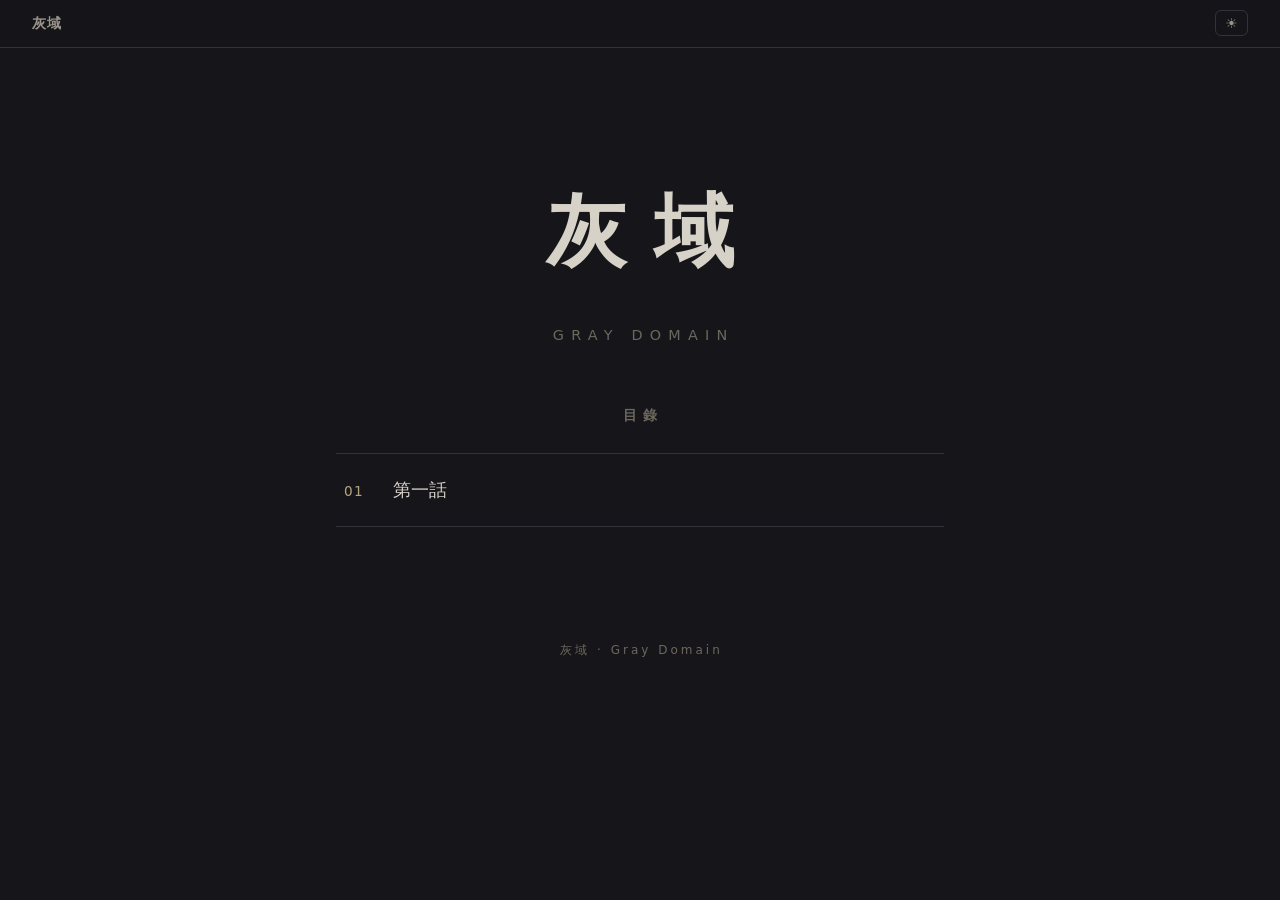
<file: index.html>
<!doctype html>
<html lang="zh-Hant">
<head>
<meta charset="utf-8">
<meta name="viewport" content="width=device-width, initial-scale=1">
<meta name="robots" content="noindex, nofollow">
<title>灰域｜Gray Domain</title>
<link rel="stylesheet" href="assets/style.css">
</head>
<body class="home">
<div class="toolbar">
  <span class="home-mark">灰域</span>
  <div class="controls">
    <button data-action="theme" title="切換明暗">☾</button>
  </div>
</div>

<header class="hero">
  <h1 class="novel-title">灰域</h1>
  <p class="novel-title-en">Gray Domain</p>
  
</header>

<main class="toc">
  <h2>目錄</h2>
  <ol class="chapter-list">
<li><a href="chapters/ep01.html"><span class="ep-no">01</span><span class="ep-title">第一話</span></a></li>
  </ol>
</main>

<footer class="site-foot">灰域 · Gray Domain</footer>
<script src="assets/reader.js"></script>
</body>
</html>
</file>
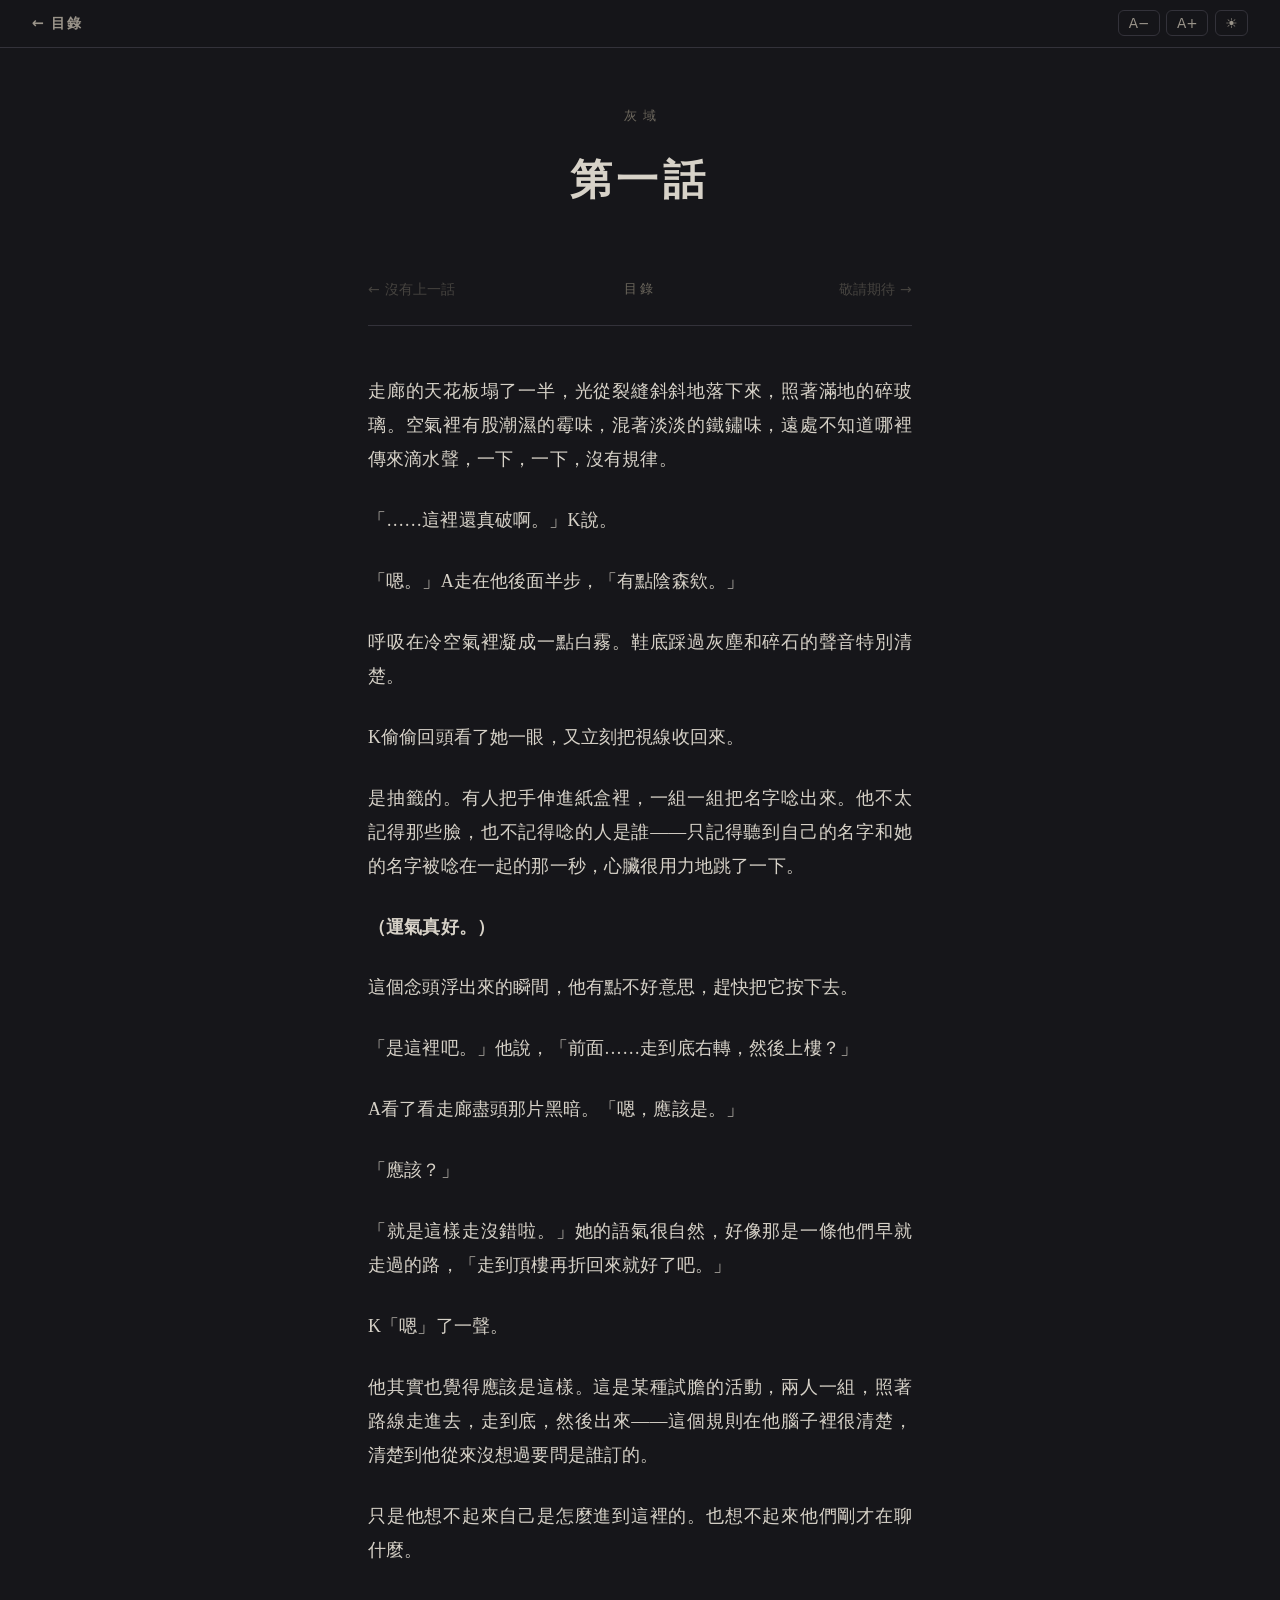
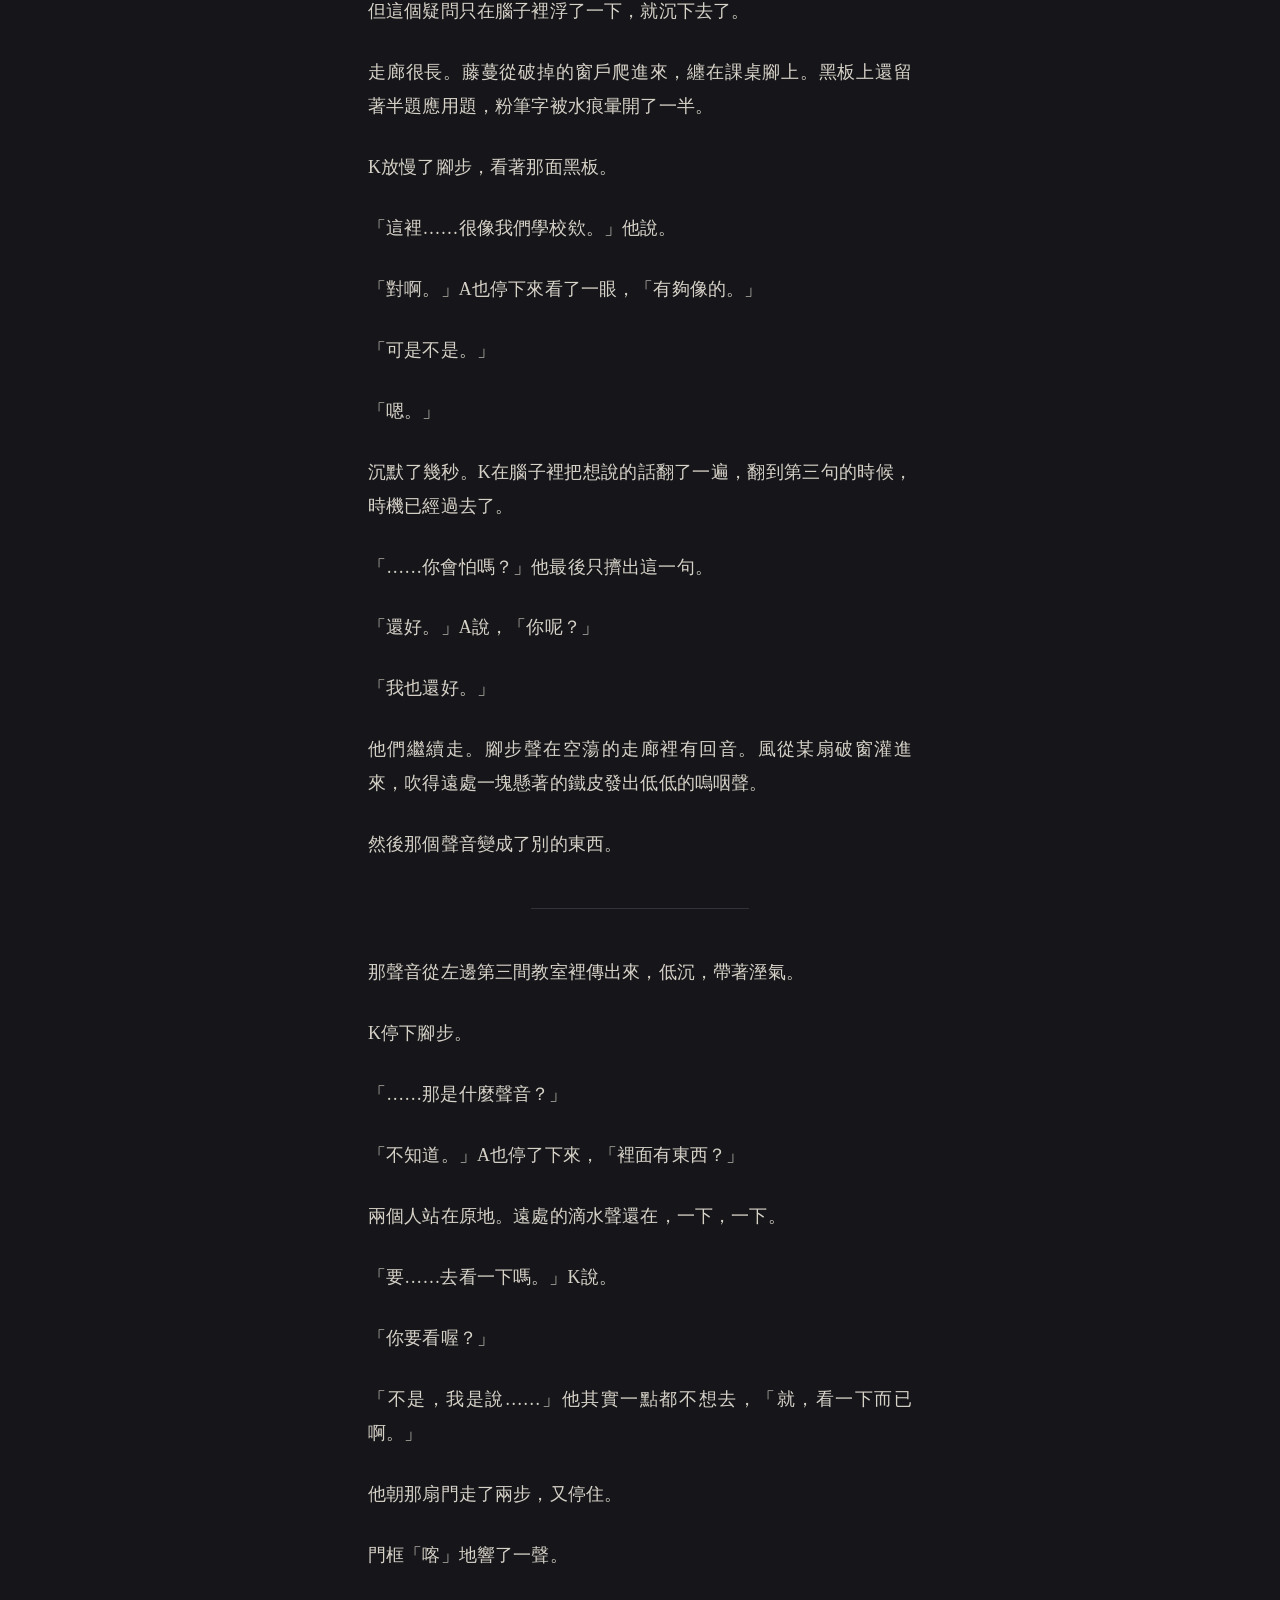
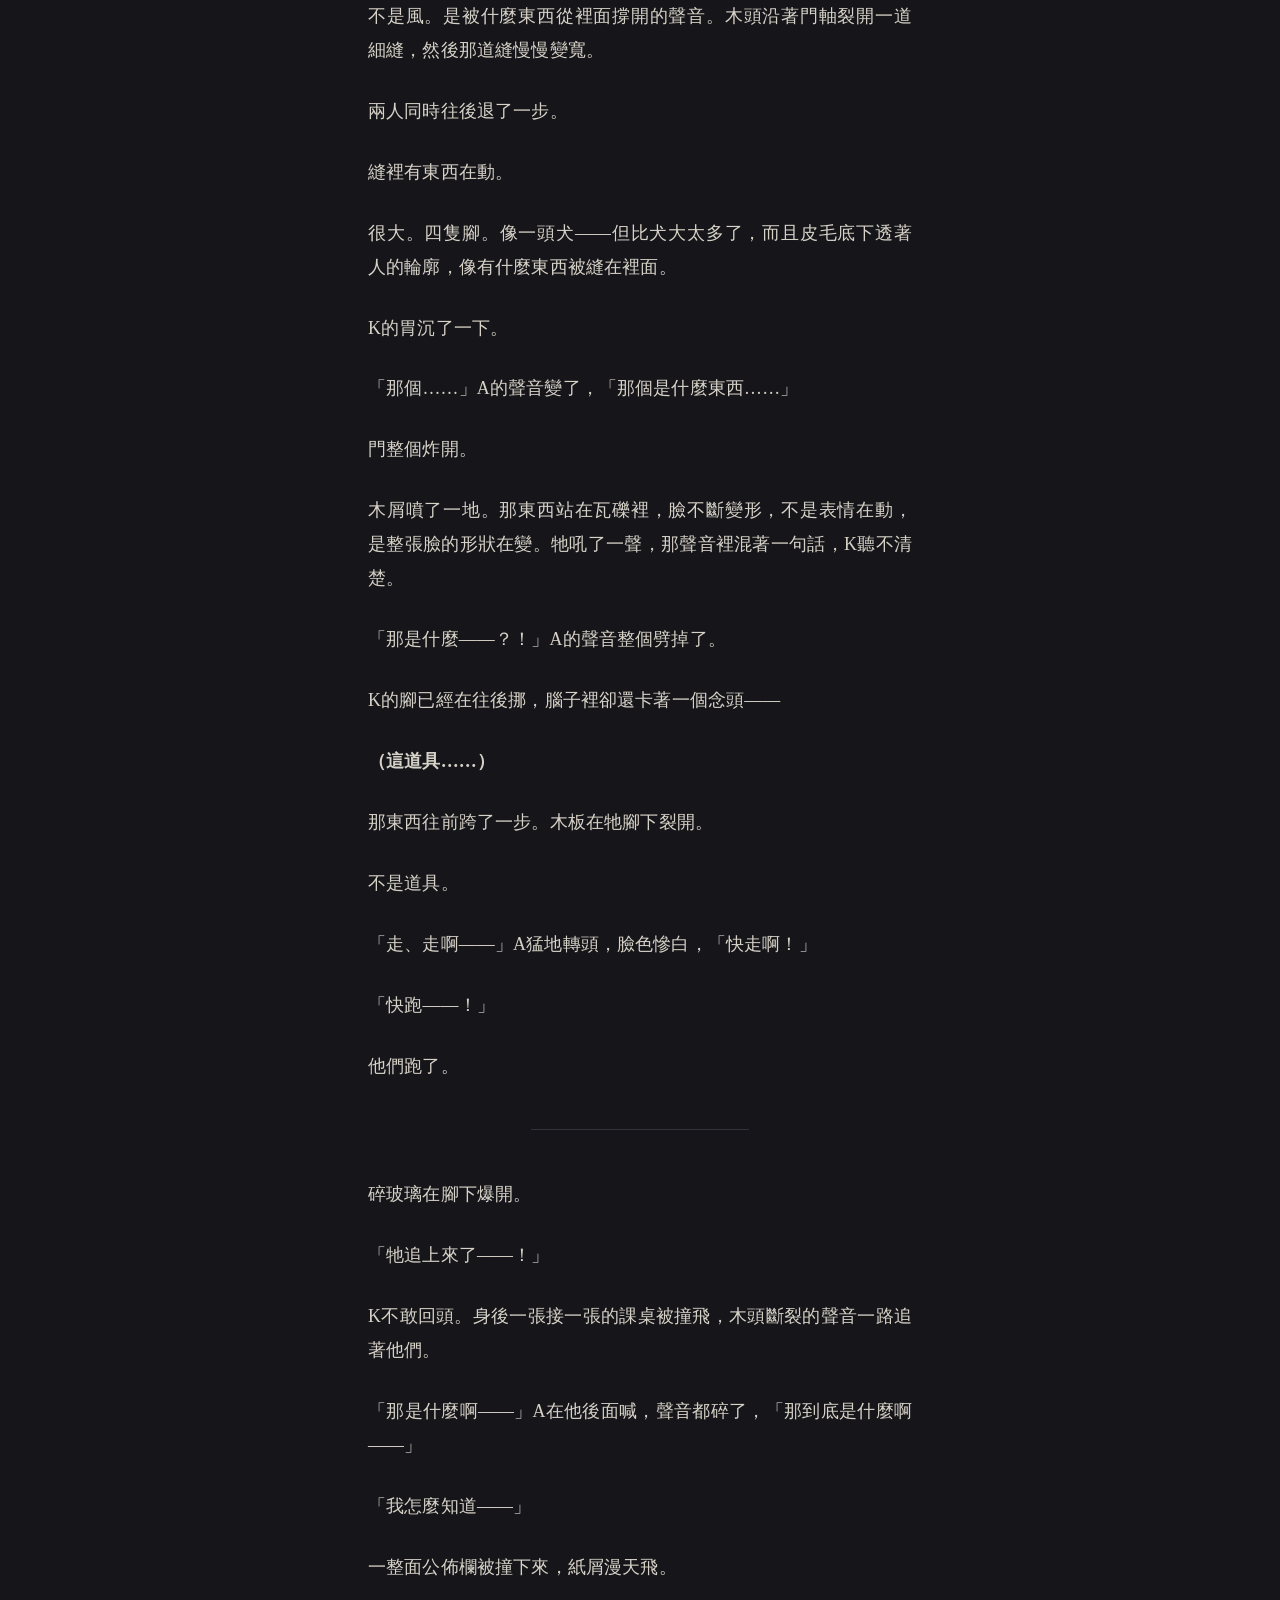
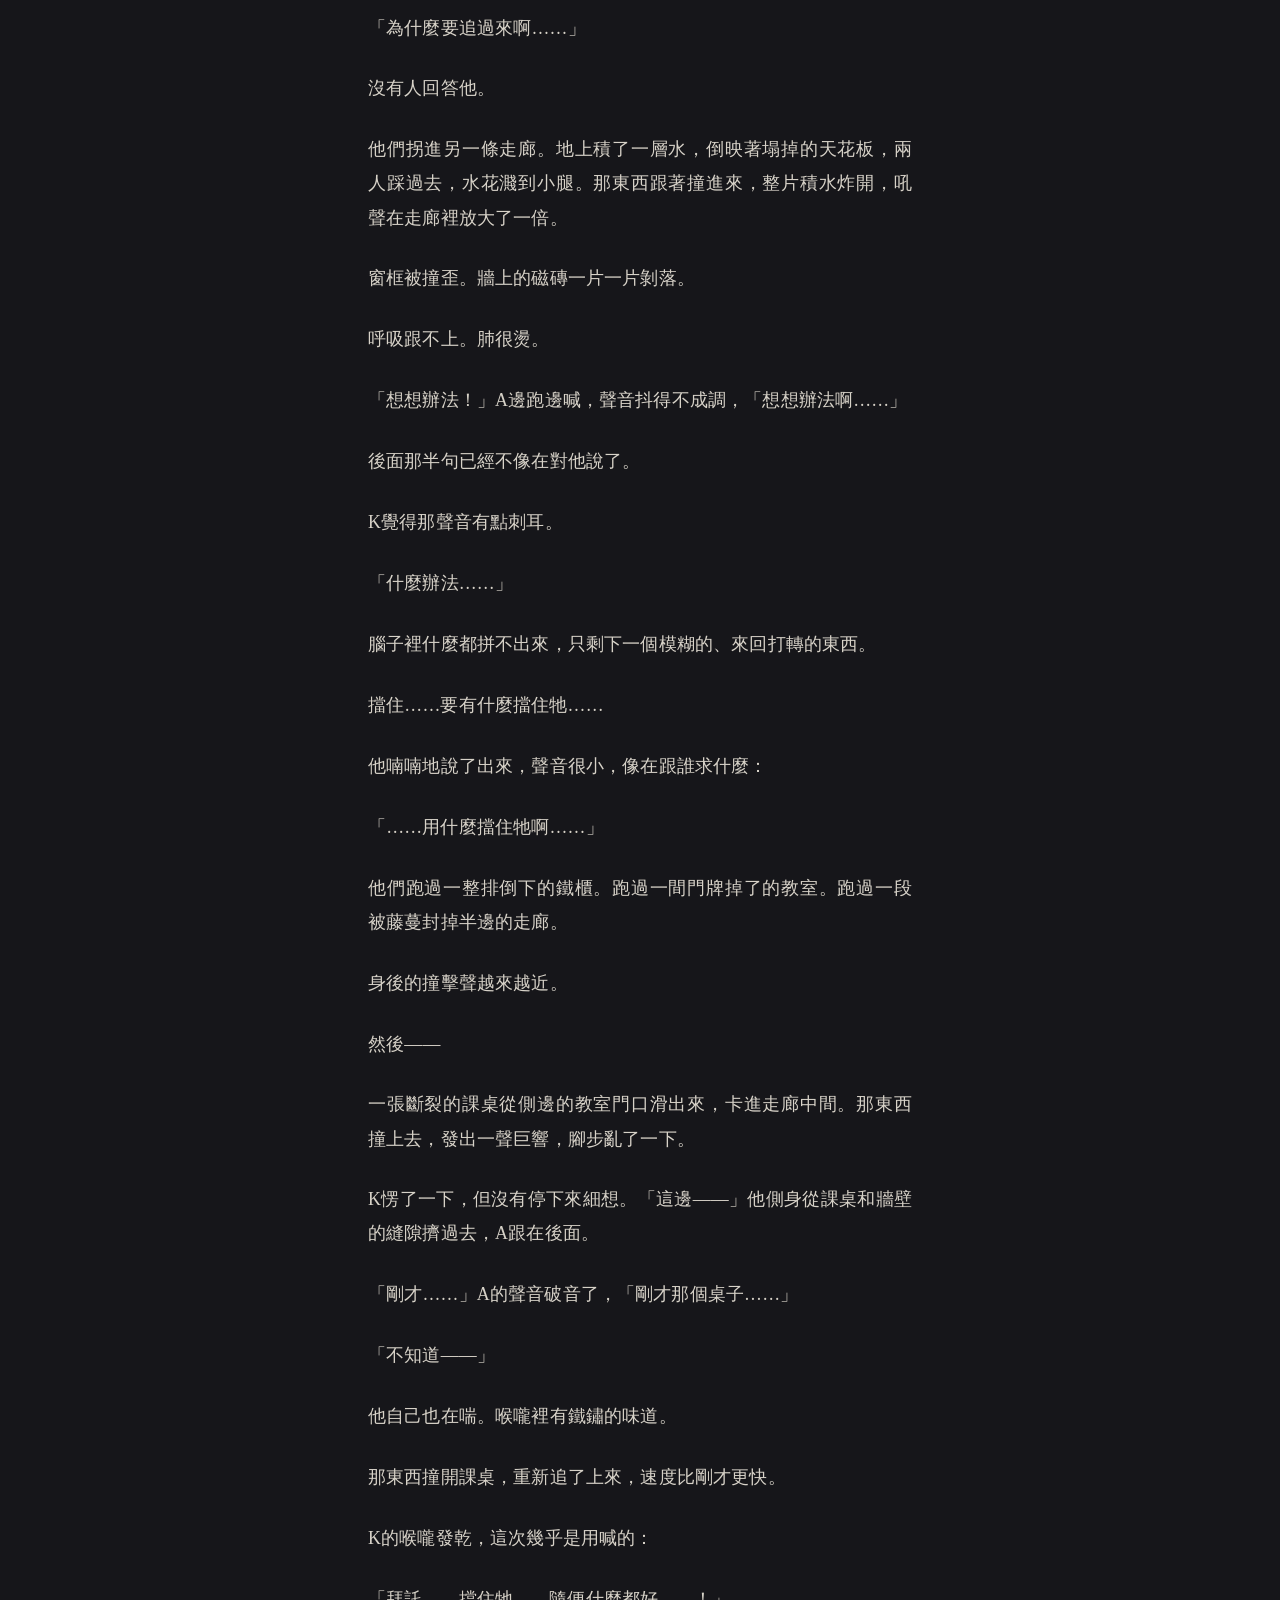
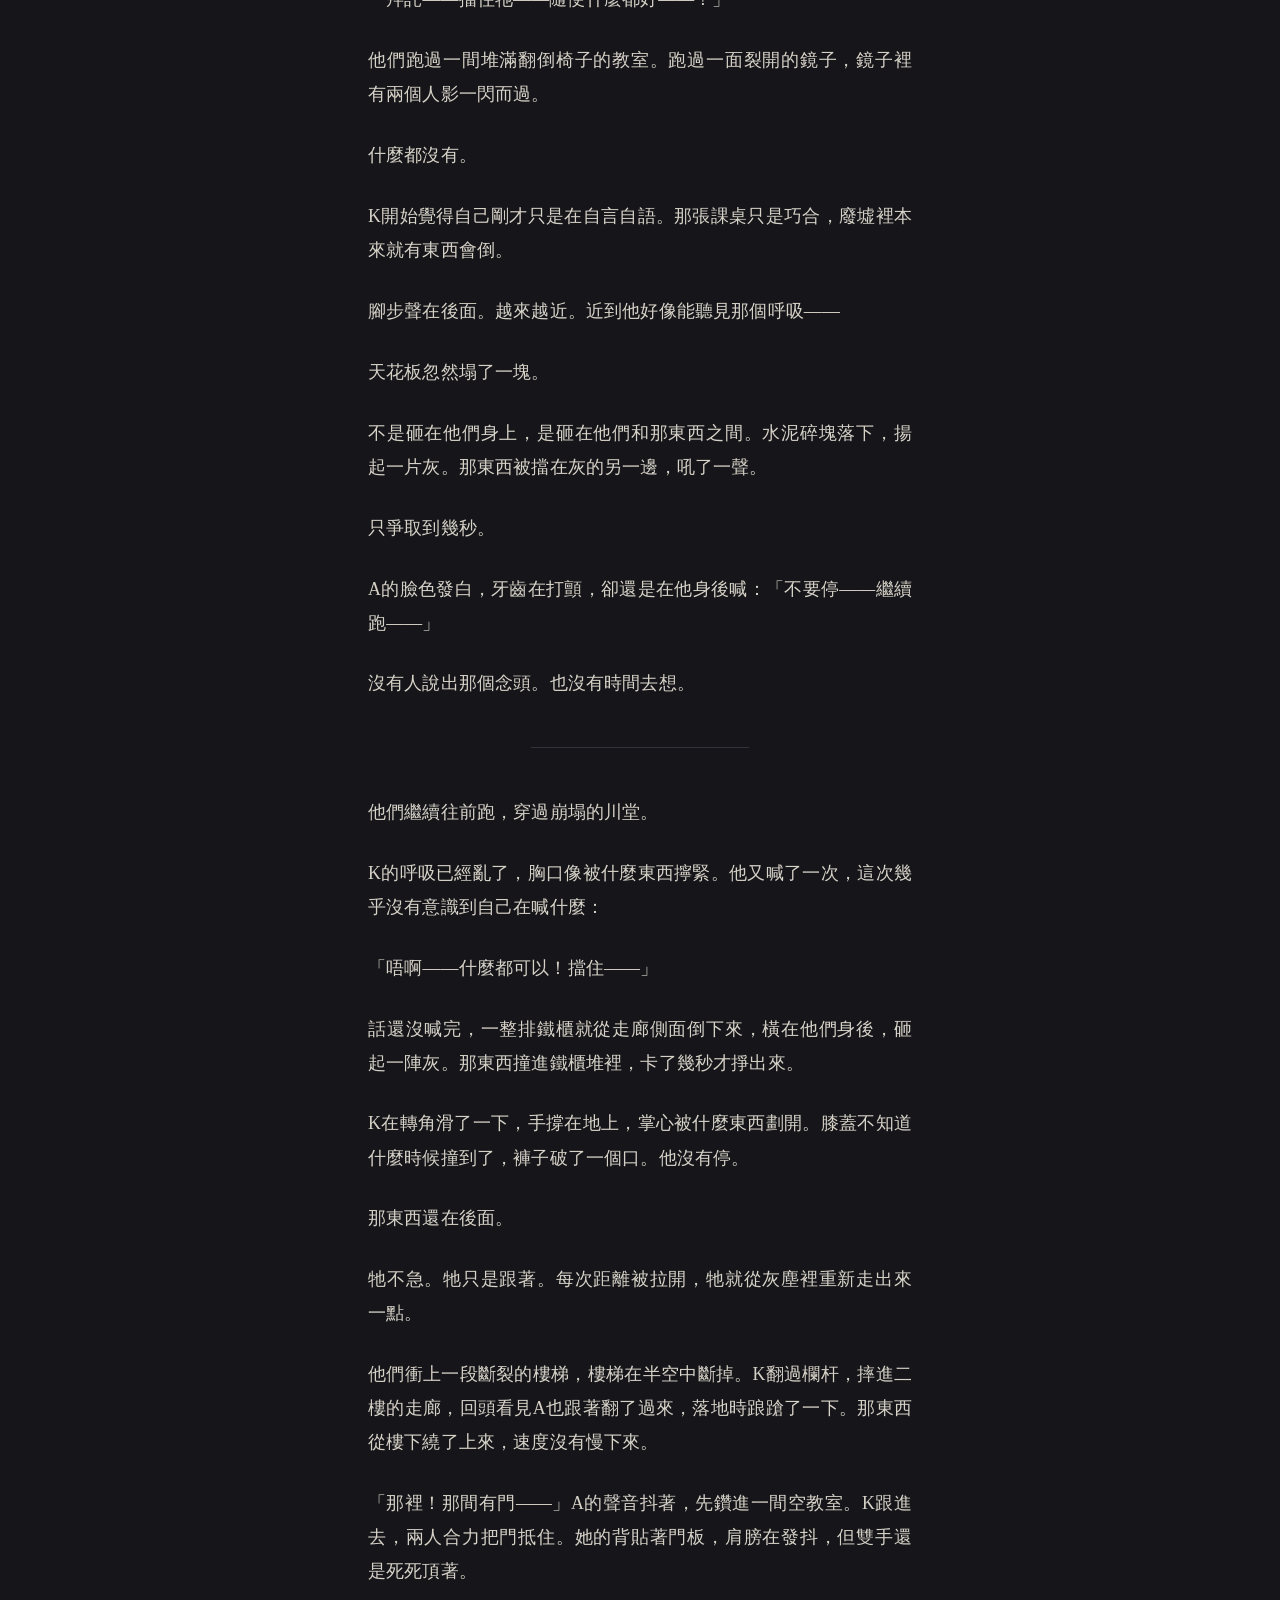
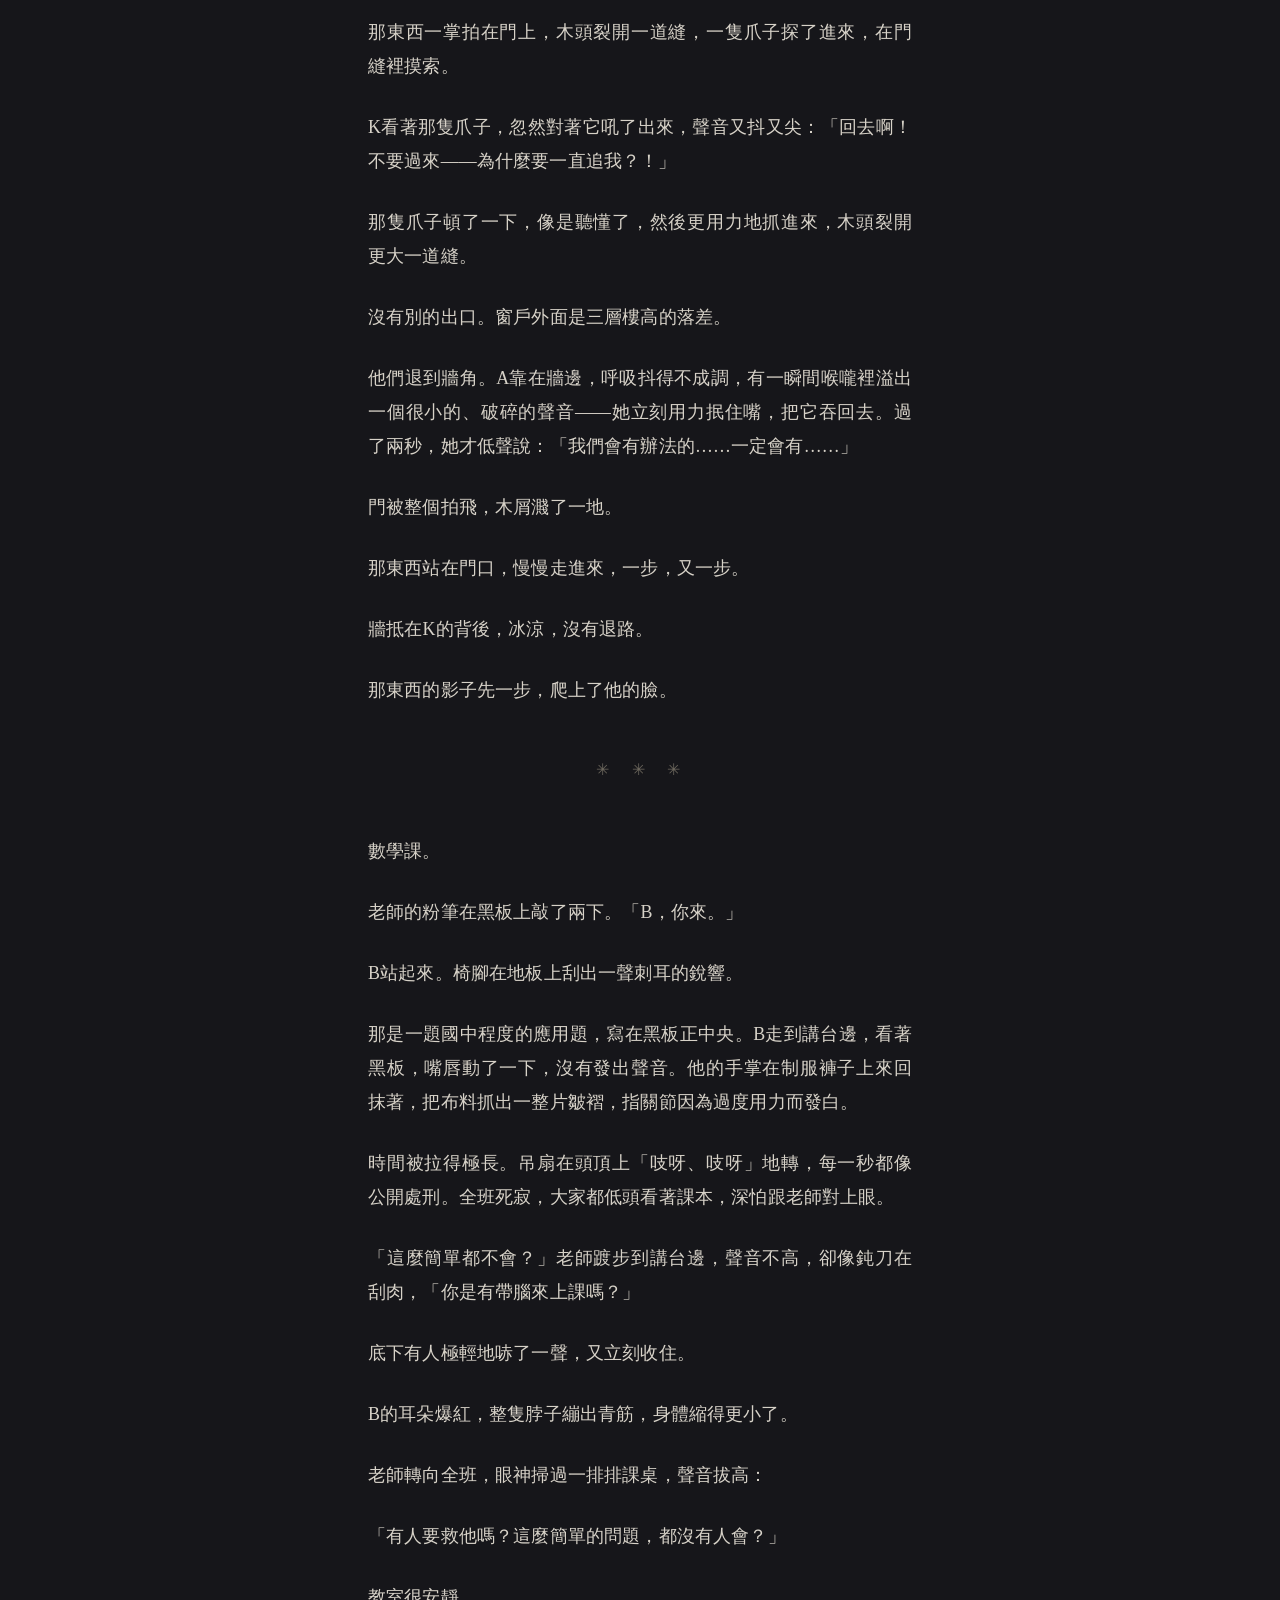
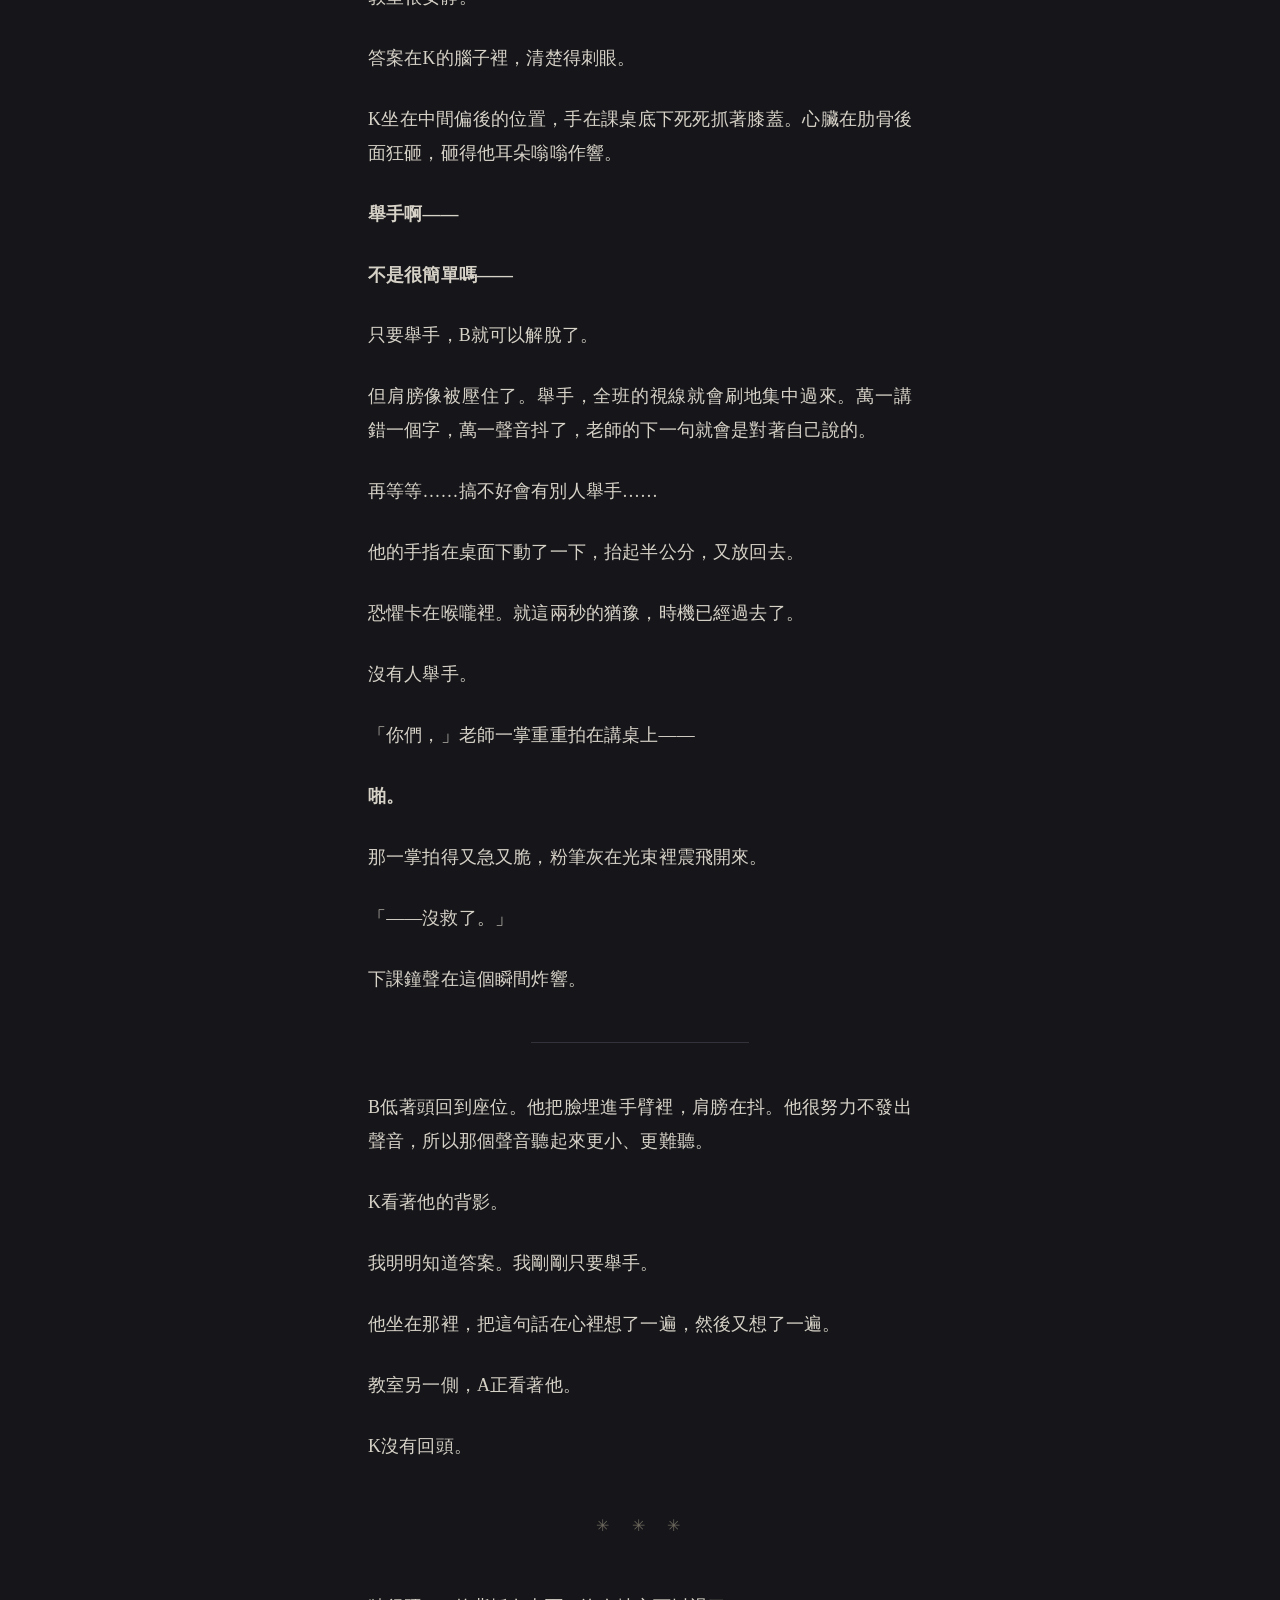
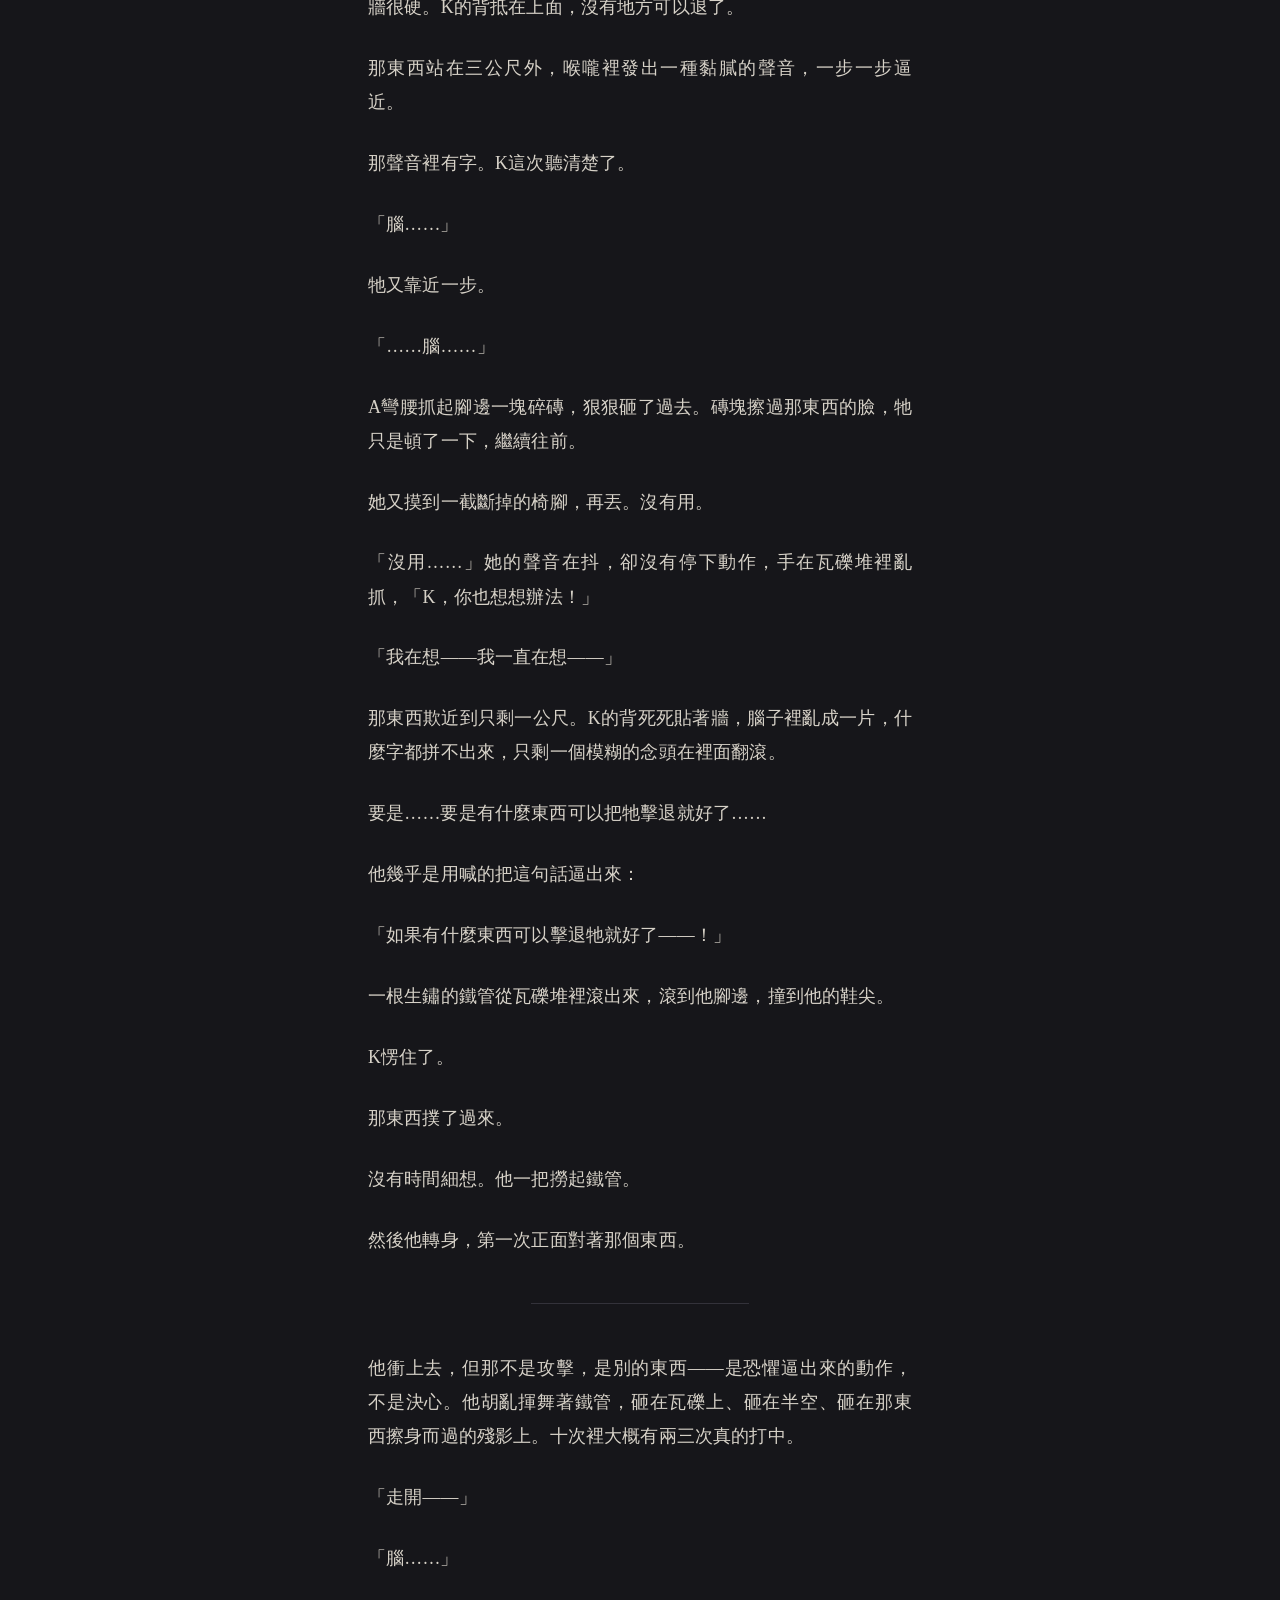
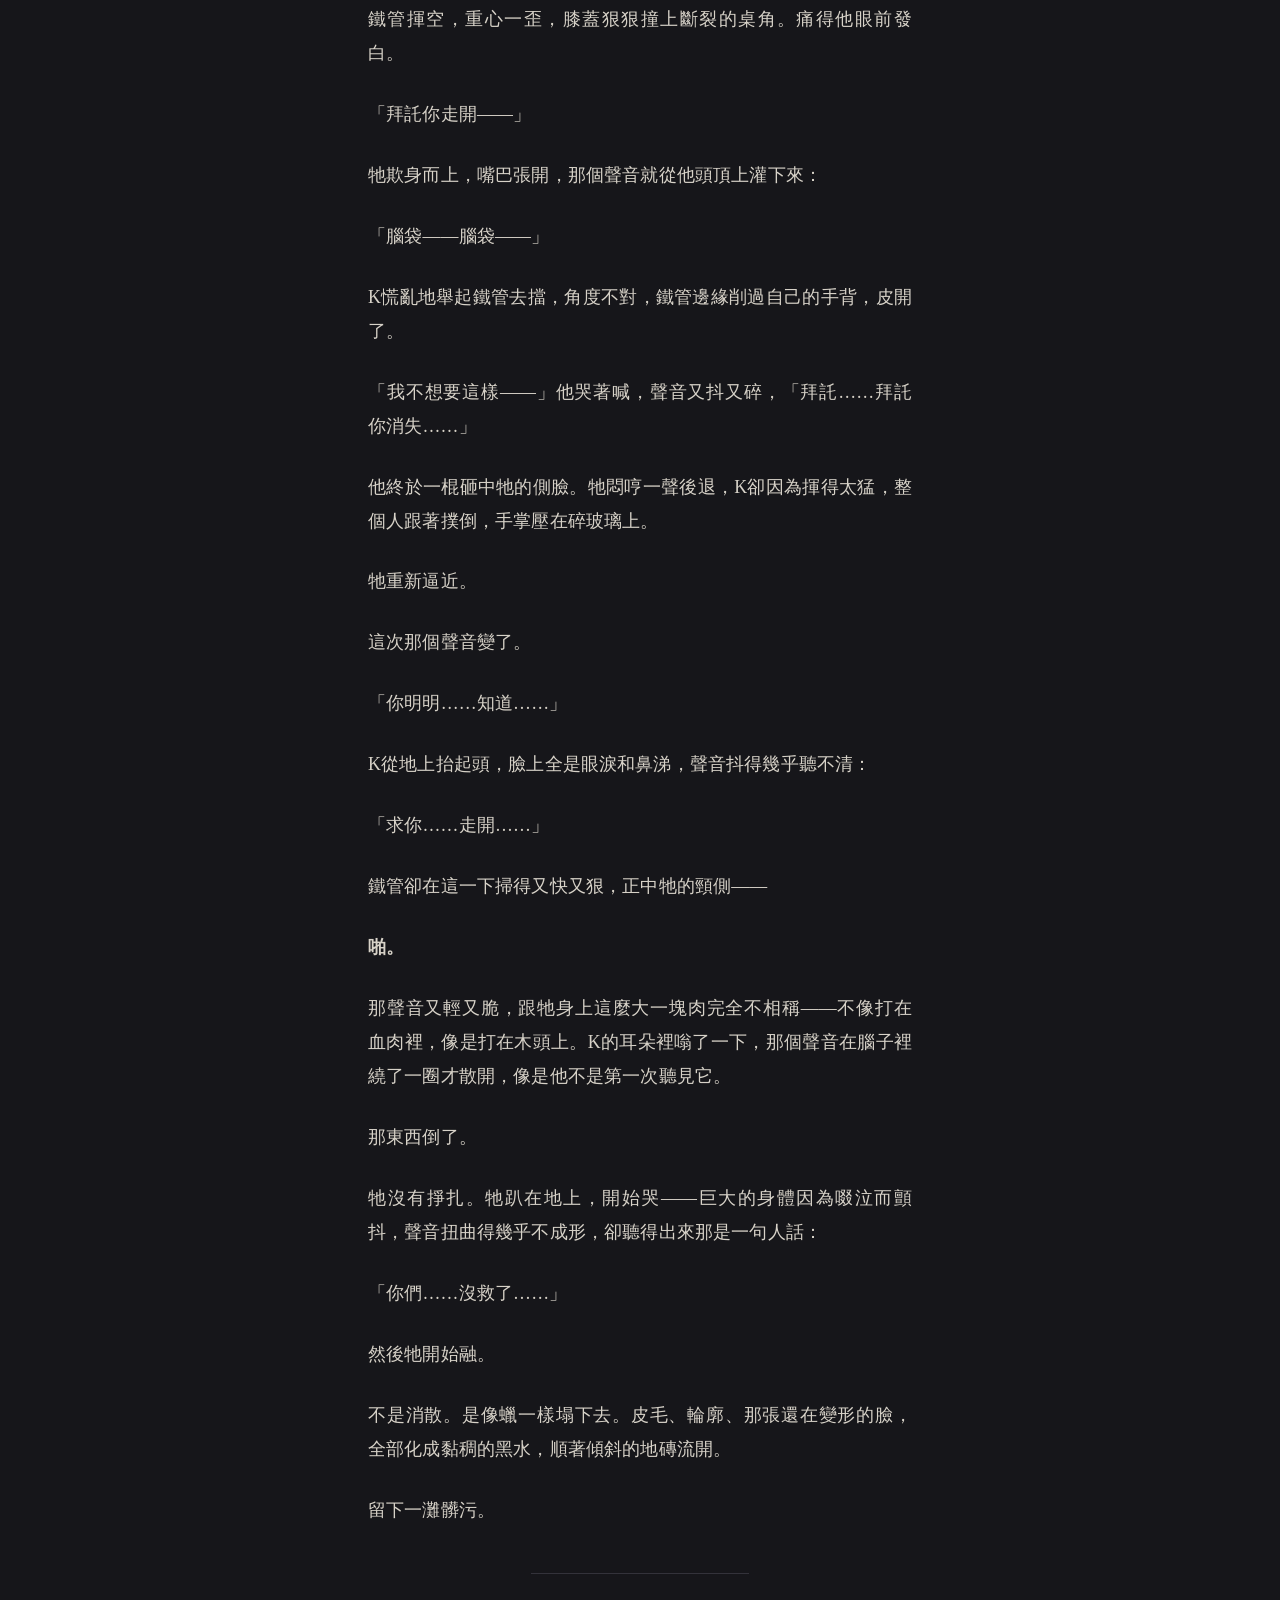
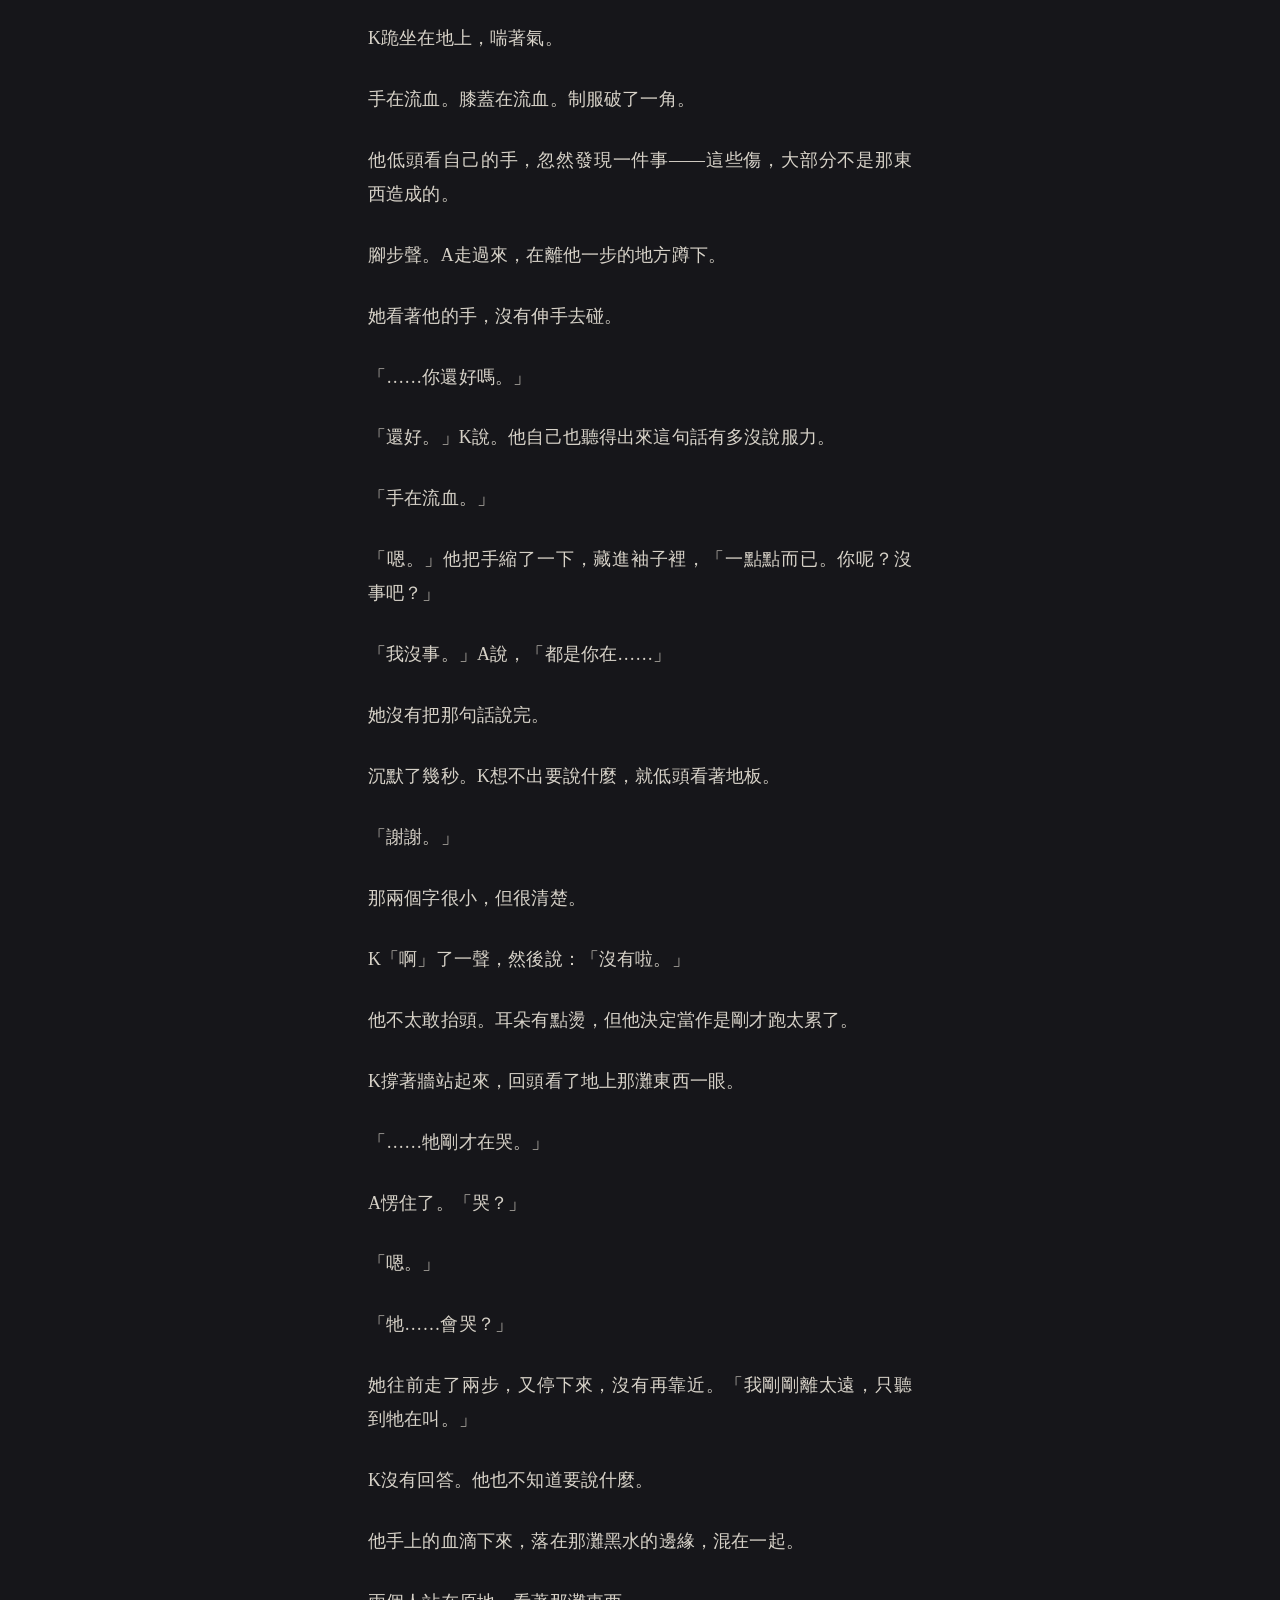
<file: chapters/ep01.html>
<!doctype html>
<html lang="zh-Hant">
<head>
<meta charset="utf-8">
<meta name="viewport" content="width=device-width, initial-scale=1">
<meta name="robots" content="noindex, nofollow">
<title>第一話｜灰域</title>
<link rel="stylesheet" href="../assets/style.css">
</head>
<body class="reader">
<div class="toolbar">
  <a class="home" href="../index.html">← 目錄</a>
  <div class="controls">
    <button data-action="font-dec" title="縮小字級">A−</button>
    <button data-action="font-inc" title="放大字級">A+</button>
    <button data-action="theme" title="切換明暗">☾</button>
  </div>
</div>

<article class="chapter">
  <header class="chapter-head">
    <p class="novel-name">灰域</p>
    <h1>第一話</h1>
  </header>

  <nav class="chapter-nav top"><span class="nav-prev disabled">← 沒有上一話</span><a class="nav-index" href="../index.html">目錄</a><span class="nav-next disabled">敬請期待 →</span></nav>

  <div class="prose">
<p>走廊的天花板塌了一半，光從裂縫斜斜地落下來，照著滿地的碎玻璃。空氣裡有股潮濕的霉味，混著淡淡的鐵鏽味，遠處不知道哪裡傳來滴水聲，一下，一下，沒有規律。</p>
<p>「……這裡還真破啊。」K說。</p>
<p>「嗯。」A走在他後面半步，「有點陰森欸。」</p>
<p>呼吸在冷空氣裡凝成一點白霧。鞋底踩過灰塵和碎石的聲音特別清楚。</p>
<p>K偷偷回頭看了她一眼，又立刻把視線收回來。</p>
<p>是抽籤的。有人把手伸進紙盒裡，一組一組把名字唸出來。他不太記得那些臉，也不記得唸的人是誰——只記得聽到自己的名字和她的名字被唸在一起的那一秒，心臟很用力地跳了一下。</p>
<p><strong>（運氣真好。）</strong></p>
<p>這個念頭浮出來的瞬間，他有點不好意思，趕快把它按下去。</p>
<p>「是這裡吧。」他說，「前面……走到底右轉，然後上樓？」</p>
<p>A看了看走廊盡頭那片黑暗。「嗯，應該是。」</p>
<p>「應該？」</p>
<p>「就是這樣走沒錯啦。」她的語氣很自然，好像那是一條他們早就走過的路，「走到頂樓再折回來就好了吧。」</p>
<p>K「嗯」了一聲。</p>
<p>他其實也覺得應該是這樣。這是某種試膽的活動，兩人一組，照著路線走進去，走到底，然後出來——這個規則在他腦子裡很清楚，清楚到他從來沒想過要問是誰訂的。</p>
<p>只是他想不起來自己是怎麼進到這裡的。也想不起來他們剛才在聊什麼。</p>
<p>但這個疑問只在腦子裡浮了一下，就沉下去了。</p>
<p>走廊很長。藤蔓從破掉的窗戶爬進來，纏在課桌腳上。黑板上還留著半題應用題，粉筆字被水痕暈開了一半。</p>
<p>K放慢了腳步，看著那面黑板。</p>
<p>「這裡……很像我們學校欸。」他說。</p>
<p>「對啊。」A也停下來看了一眼，「有夠像的。」</p>
<p>「可是不是。」</p>
<p>「嗯。」</p>
<p>沉默了幾秒。K在腦子裡把想說的話翻了一遍，翻到第三句的時候，時機已經過去了。</p>
<p>「……你會怕嗎？」他最後只擠出這一句。</p>
<p>「還好。」A說，「你呢？」</p>
<p>「我也還好。」</p>
<p>他們繼續走。腳步聲在空蕩的走廊裡有回音。風從某扇破窗灌進來，吹得遠處一塊懸著的鐵皮發出低低的嗚咽聲。</p>
<p>然後那個聲音變成了別的東西。</p>
<hr class="scene">
<p>那聲音從左邊第三間教室裡傳出來，低沉，帶著溼氣。</p>
<p>K停下腳步。</p>
<p>「……那是什麼聲音？」</p>
<p>「不知道。」A也停了下來，「裡面有東西？」</p>
<p>兩個人站在原地。遠處的滴水聲還在，一下，一下。</p>
<p>「要……去看一下嗎。」K說。</p>
<p>「你要看喔？」</p>
<p>「不是，我是說……」他其實一點都不想去，「就，看一下而已啊。」</p>
<p>他朝那扇門走了兩步，又停住。</p>
<p>門框「喀」地響了一聲。</p>
<p>不是風。是被什麼東西從裡面撐開的聲音。木頭沿著門軸裂開一道細縫，然後那道縫慢慢變寬。</p>
<p>兩人同時往後退了一步。</p>
<p>縫裡有東西在動。</p>
<p>很大。四隻腳。像一頭犬——但比犬大太多了，而且皮毛底下透著人的輪廓，像有什麼東西被縫在裡面。</p>
<p>K的胃沉了一下。</p>
<p>「那個……」A的聲音變了，「那個是什麼東西……」</p>
<p>門整個炸開。</p>
<p>木屑噴了一地。那東西站在瓦礫裡，臉不斷變形，不是表情在動，是整張臉的形狀在變。牠吼了一聲，那聲音裡混著一句話，K聽不清楚。</p>
<p>「那是什麼——？！」A的聲音整個劈掉了。</p>
<p>K的腳已經在往後挪，腦子裡卻還卡著一個念頭——</p>
<p><strong>（這道具……）</strong></p>
<p>那東西往前跨了一步。木板在牠腳下裂開。</p>
<p>不是道具。</p>
<p>「走、走啊——」A猛地轉頭，臉色慘白，「快走啊！」</p>
<p>「快跑——！」</p>
<p>他們跑了。</p>
<hr class="scene">
<p>碎玻璃在腳下爆開。</p>
<p>「牠追上來了——！」</p>
<p>K不敢回頭。身後一張接一張的課桌被撞飛，木頭斷裂的聲音一路追著他們。</p>
<p>「那是什麼啊——」A在他後面喊，聲音都碎了，「那到底是什麼啊——」</p>
<p>「我怎麼知道——」</p>
<p>一整面公佈欄被撞下來，紙屑漫天飛。</p>
<p>「為什麼要追過來啊……」</p>
<p>沒有人回答他。</p>
<p>他們拐進另一條走廊。地上積了一層水，倒映著塌掉的天花板，兩人踩過去，水花濺到小腿。那東西跟著撞進來，整片積水炸開，吼聲在走廊裡放大了一倍。</p>
<p>窗框被撞歪。牆上的磁磚一片一片剝落。</p>
<p>呼吸跟不上。肺很燙。</p>
<p>「想想辦法！」A邊跑邊喊，聲音抖得不成調，「想想辦法啊……」</p>
<p>後面那半句已經不像在對他說了。</p>
<p>K覺得那聲音有點刺耳。</p>
<p>「什麼辦法……」</p>
<p>腦子裡什麼都拼不出來，只剩下一個模糊的、來回打轉的東西。</p>
<p>擋住……要有什麼擋住牠……</p>
<p>他喃喃地說了出來，聲音很小，像在跟誰求什麼：</p>
<p>「……用什麼擋住牠啊……」</p>
<p>他們跑過一整排倒下的鐵櫃。跑過一間門牌掉了的教室。跑過一段被藤蔓封掉半邊的走廊。</p>
<p>身後的撞擊聲越來越近。</p>
<p>然後——</p>
<p>一張斷裂的課桌從側邊的教室門口滑出來，卡進走廊中間。那東西撞上去，發出一聲巨響，腳步亂了一下。</p>
<p>K愣了一下，但沒有停下來細想。「這邊——」他側身從課桌和牆壁的縫隙擠過去，A跟在後面。</p>
<p>「剛才……」A的聲音破音了，「剛才那個桌子……」</p>
<p>「不知道——」</p>
<p>他自己也在喘。喉嚨裡有鐵鏽的味道。</p>
<p>那東西撞開課桌，重新追了上來，速度比剛才更快。</p>
<p>K的喉嚨發乾，這次幾乎是用喊的：</p>
<p>「拜託——擋住牠——隨便什麼都好——！」</p>
<p>他們跑過一間堆滿翻倒椅子的教室。跑過一面裂開的鏡子，鏡子裡有兩個人影一閃而過。</p>
<p>什麼都沒有。</p>
<p>K開始覺得自己剛才只是在自言自語。那張課桌只是巧合，廢墟裡本來就有東西會倒。</p>
<p>腳步聲在後面。越來越近。近到他好像能聽見那個呼吸——</p>
<p>天花板忽然塌了一塊。</p>
<p>不是砸在他們身上，是砸在他們和那東西之間。水泥碎塊落下，揚起一片灰。那東西被擋在灰的另一邊，吼了一聲。</p>
<p>只爭取到幾秒。</p>
<p>A的臉色發白，牙齒在打顫，卻還是在他身後喊：「不要停——繼續跑——」</p>
<p>沒有人說出那個念頭。也沒有時間去想。</p>
<hr class="scene">
<p>他們繼續往前跑，穿過崩塌的川堂。</p>
<p>K的呼吸已經亂了，胸口像被什麼東西擰緊。他又喊了一次，這次幾乎沒有意識到自己在喊什麼：</p>
<p>「唔啊——什麼都可以！擋住——」</p>
<p>話還沒喊完，一整排鐵櫃就從走廊側面倒下來，橫在他們身後，砸起一陣灰。那東西撞進鐵櫃堆裡，卡了幾秒才掙出來。</p>
<p>K在轉角滑了一下，手撐在地上，掌心被什麼東西劃開。膝蓋不知道什麼時候撞到了，褲子破了一個口。他沒有停。</p>
<p>那東西還在後面。</p>
<p>牠不急。牠只是跟著。每次距離被拉開，牠就從灰塵裡重新走出來一點。</p>
<p>他們衝上一段斷裂的樓梯，樓梯在半空中斷掉。K翻過欄杆，摔進二樓的走廊，回頭看見A也跟著翻了過來，落地時踉蹌了一下。那東西從樓下繞了上來，速度沒有慢下來。</p>
<p>「那裡！那間有門——」A的聲音抖著，先鑽進一間空教室。K跟進去，兩人合力把門抵住。她的背貼著門板，肩膀在發抖，但雙手還是死死頂著。</p>
<p>那東西一掌拍在門上，木頭裂開一道縫，一隻爪子探了進來，在門縫裡摸索。</p>
<p>K看著那隻爪子，忽然對著它吼了出來，聲音又抖又尖：「回去啊！不要過來——為什麼要一直追我？！」</p>
<p>那隻爪子頓了一下，像是聽懂了，然後更用力地抓進來，木頭裂開更大一道縫。</p>
<p>沒有別的出口。窗戶外面是三層樓高的落差。</p>
<p>他們退到牆角。A靠在牆邊，呼吸抖得不成調，有一瞬間喉嚨裡溢出一個很小的、破碎的聲音——她立刻用力抿住嘴，把它吞回去。過了兩秒，她才低聲說：「我們會有辦法的……一定會有……」</p>
<p>門被整個拍飛，木屑濺了一地。</p>
<p>那東西站在門口，慢慢走進來，一步，又一步。</p>
<p>牆抵在K的背後，冰涼，沒有退路。</p>
<p>那東西的影子先一步，爬上了他的臉。</p>
<div class="asterism" aria-hidden="true">✳&emsp;✳&emsp;✳</div>
<p>數學課。</p>
<p>老師的粉筆在黑板上敲了兩下。「B，你來。」</p>
<p>B站起來。椅腳在地板上刮出一聲刺耳的銳響。</p>
<p>那是一題國中程度的應用題，寫在黑板正中央。B走到講台邊，看著黑板，嘴唇動了一下，沒有發出聲音。他的手掌在制服褲子上來回抹著，把布料抓出一整片皺褶，指關節因為過度用力而發白。</p>
<p>時間被拉得極長。吊扇在頭頂上「吱呀、吱呀」地轉，每一秒都像公開處刑。全班死寂，大家都低頭看著課本，深怕跟老師對上眼。</p>
<p>「這麼簡單都不會？」老師踱步到講台邊，聲音不高，卻像鈍刀在刮肉，「你是有帶腦來上課嗎？」</p>
<p>底下有人極輕地哧了一聲，又立刻收住。</p>
<p>B的耳朵爆紅，整隻脖子繃出青筋，身體縮得更小了。</p>
<p>老師轉向全班，眼神掃過一排排課桌，聲音拔高：</p>
<p>「有人要救他嗎？這麼簡單的問題，都沒有人會？」</p>
<p>教室很安靜。</p>
<p>答案在K的腦子裡，清楚得刺眼。</p>
<p>K坐在中間偏後的位置，手在課桌底下死死抓著膝蓋。心臟在肋骨後面狂砸，砸得他耳朵嗡嗡作響。</p>
<p><strong>舉手啊——</strong></p>
<p><strong>不是很簡單嗎——</strong></p>
<p>只要舉手，B就可以解脫了。</p>
<p>但肩膀像被壓住了。舉手，全班的視線就會刷地集中過來。萬一講錯一個字，萬一聲音抖了，老師的下一句就會是對著自己說的。</p>
<p>再等等……搞不好會有別人舉手……</p>
<p>他的手指在桌面下動了一下，抬起半公分，又放回去。</p>
<p>恐懼卡在喉嚨裡。就這兩秒的猶豫，時機已經過去了。</p>
<p>沒有人舉手。</p>
<p>「你們，」老師一掌重重拍在講桌上——</p>
<p><strong>啪。</strong></p>
<p>那一掌拍得又急又脆，粉筆灰在光束裡震飛開來。</p>
<p>「——沒救了。」</p>
<p>下課鐘聲在這個瞬間炸響。</p>
<hr class="scene">
<p>B低著頭回到座位。他把臉埋進手臂裡，肩膀在抖。他很努力不發出聲音，所以那個聲音聽起來更小、更難聽。</p>
<p>K看著他的背影。</p>
<p>我明明知道答案。我剛剛只要舉手。</p>
<p>他坐在那裡，把這句話在心裡想了一遍，然後又想了一遍。</p>
<p>教室另一側，A正看著他。</p>
<p>K沒有回頭。</p>
<div class="asterism" aria-hidden="true">✳&emsp;✳&emsp;✳</div>
<p>牆很硬。K的背抵在上面，沒有地方可以退了。</p>
<p>那東西站在三公尺外，喉嚨裡發出一種黏膩的聲音，一步一步逼近。</p>
<p>那聲音裡有字。K這次聽清楚了。</p>
<p>「腦……」</p>
<p>牠又靠近一步。</p>
<p>「……腦……」</p>
<p>A彎腰抓起腳邊一塊碎磚，狠狠砸了過去。磚塊擦過那東西的臉，牠只是頓了一下，繼續往前。</p>
<p>她又摸到一截斷掉的椅腳，再丟。沒有用。</p>
<p>「沒用……」她的聲音在抖，卻沒有停下動作，手在瓦礫堆裡亂抓，「K，你也想想辦法！」</p>
<p>「我在想——我一直在想——」</p>
<p>那東西欺近到只剩一公尺。K的背死死貼著牆，腦子裡亂成一片，什麼字都拼不出來，只剩一個模糊的念頭在裡面翻滾。</p>
<p>要是……要是有什麼東西可以把牠擊退就好了……</p>
<p>他幾乎是用喊的把這句話逼出來：</p>
<p>「如果有什麼東西可以擊退牠就好了——！」</p>
<p>一根生鏽的鐵管從瓦礫堆裡滾出來，滾到他腳邊，撞到他的鞋尖。</p>
<p>K愣住了。</p>
<p>那東西撲了過來。</p>
<p>沒有時間細想。他一把撈起鐵管。</p>
<p>然後他轉身，第一次正面對著那個東西。</p>
<hr class="scene">
<p>他衝上去，但那不是攻擊，是別的東西——是恐懼逼出來的動作，不是決心。他胡亂揮舞著鐵管，砸在瓦礫上、砸在半空、砸在那東西擦身而過的殘影上。十次裡大概有兩三次真的打中。</p>
<p>「走開——」</p>
<p>「腦……」</p>
<p>鐵管揮空，重心一歪，膝蓋狠狠撞上斷裂的桌角。痛得他眼前發白。</p>
<p>「拜託你走開——」</p>
<p>牠欺身而上，嘴巴張開，那個聲音就從他頭頂上灌下來：</p>
<p>「腦袋——腦袋——」</p>
<p>K慌亂地舉起鐵管去擋，角度不對，鐵管邊緣削過自己的手背，皮開了。</p>
<p>「我不想要這樣——」他哭著喊，聲音又抖又碎，「拜託……拜託你消失……」</p>
<p>他終於一棍砸中牠的側臉。牠悶哼一聲後退，K卻因為揮得太猛，整個人跟著撲倒，手掌壓在碎玻璃上。</p>
<p>牠重新逼近。</p>
<p>這次那個聲音變了。</p>
<p>「你明明……知道……」</p>
<p>K從地上抬起頭，臉上全是眼淚和鼻涕，聲音抖得幾乎聽不清：</p>
<p>「求你……走開……」</p>
<p>鐵管卻在這一下掃得又快又狠，正中牠的頸側——</p>
<p><strong>啪。</strong></p>
<p>那聲音又輕又脆，跟牠身上這麼大一塊肉完全不相稱——不像打在血肉裡，像是打在木頭上。K的耳朵裡嗡了一下，那個聲音在腦子裡繞了一圈才散開，像是他不是第一次聽見它。</p>
<p>那東西倒了。</p>
<p>牠沒有掙扎。牠趴在地上，開始哭——巨大的身體因為啜泣而顫抖，聲音扭曲得幾乎不成形，卻聽得出來那是一句人話：</p>
<p>「你們……沒救了……」</p>
<p>然後牠開始融。</p>
<p>不是消散。是像蠟一樣塌下去。皮毛、輪廓、那張還在變形的臉，全部化成黏稠的黑水，順著傾斜的地磚流開。</p>
<p>留下一灘髒污。</p>
<hr class="scene">
<p>K跪坐在地上，喘著氣。</p>
<p>手在流血。膝蓋在流血。制服破了一角。</p>
<p>他低頭看自己的手，忽然發現一件事——這些傷，大部分不是那東西造成的。</p>
<p>腳步聲。A走過來，在離他一步的地方蹲下。</p>
<p>她看著他的手，沒有伸手去碰。</p>
<p>「……你還好嗎。」</p>
<p>「還好。」K說。他自己也聽得出來這句話有多沒說服力。</p>
<p>「手在流血。」</p>
<p>「嗯。」他把手縮了一下，藏進袖子裡，「一點點而已。你呢？沒事吧？」</p>
<p>「我沒事。」A說，「都是你在……」</p>
<p>她沒有把那句話說完。</p>
<p>沉默了幾秒。K想不出要說什麼，就低頭看著地板。</p>
<p>「謝謝。」</p>
<p>那兩個字很小，但很清楚。</p>
<p>K「啊」了一聲，然後說：「沒有啦。」</p>
<p>他不太敢抬頭。耳朵有點燙，但他決定當作是剛才跑太累了。</p>
<p>K撐著牆站起來，回頭看了地上那灘東西一眼。</p>
<p>「……牠剛才在哭。」</p>
<p>A愣住了。「哭？」</p>
<p>「嗯。」</p>
<p>「牠……會哭？」</p>
<p>她往前走了兩步，又停下來，沒有再靠近。「我剛剛離太遠，只聽到牠在叫。」</p>
<p>K沒有回答。他也不知道要說什麼。</p>
<p>他手上的血滴下來，落在那灘黑水的邊緣，混在一起。</p>
<p>兩個人站在原地，看著那灘東西。</p>
<p>「所以這到底是什麼？」A說。</p>
<p>那句話比較像是丟給空氣的。她沒有在等答案，K也給不出來。</p>
<p>沉默了幾秒。</p>
<p>「唔……」K動了一下手臂，痛得皺起臉，「……回去好了。」</p>
<p>「好。」A答得很快，「這裡……根本就，太危險了。」</p>
<p>他們繞過那灘髒污，往走廊另一頭走。</p>
<p>沒有人回頭看第二眼。</p>
  </div>

  <nav class="chapter-nav bottom"><span class="nav-prev disabled">← 沒有上一話</span><a class="nav-index" href="../index.html">目錄</a><span class="nav-next disabled">敬請期待 →</span></nav>
</article>

<footer class="site-foot">灰域 · Gray Domain</footer>
<script src="../assets/reader.js"></script>
</body>
</html>
</file>
<file: assets/style.css>
/* 灰域 / Gray Domain — 電子書排版 */

:root {
  --reading-scale: 1;               /* 由 reader.js 依 localStorage 調整 */

  /* 預設暗色（不隨系統設定），讀者可用工具列按鈕切換，選擇會被記住 */
  --bg: #16161a;
  --surface: #1d1d22;
  --ink: #d7d2c8;
  --ink-soft: #9a948a;
  --ink-faint: #6c675d;
  --rule: #33323a;
  --accent: #b3a67e;
  --link: #c8b98f;

  --serif: "Noto Serif CJK TC", "Noto Serif TC", "Songti TC", "Source Han Serif TC",
           "STSong", "SimSun", Georgia, "Times New Roman", serif;
  --sans: "Noto Sans CJK TC", "PingFang TC", "Microsoft JhengHei", system-ui,
          -apple-system, "Segoe UI", sans-serif;
}

/* 手動切換 */
:root[data-theme="light"] {
  --bg: #f4f1ea; --surface: #fbf9f4; --ink: #2b2824; --ink-soft: #6b6459;
  --ink-faint: #9a9284; --rule: #ddd6c8; --accent: #8a7a5c; --link: #6b5d43;
}
:root[data-theme="dark"] {
  --bg: #16161a; --surface: #1d1d22; --ink: #d7d2c8; --ink-soft: #9a948a;
  --ink-faint: #6c675d; --rule: #33323a; --accent: #b3a67e; --link: #c8b98f;
}

* { box-sizing: border-box; }

html { -webkit-text-size-adjust: 100%; }

body {
  margin: 0;
  background: var(--bg);
  color: var(--ink);
  font-family: var(--serif);
  line-height: 1.9;
  letter-spacing: 0.01em;
  transition: background 0.3s ease, color 0.3s ease;
}

a { color: var(--link); text-decoration: none; }
a:hover { text-decoration: underline; text-underline-offset: 3px; }

/* ---------- 工具列 ---------- */
.toolbar {
  position: sticky;
  top: 0;
  z-index: 10;
  display: flex;
  align-items: center;
  justify-content: space-between;
  padding: 0.6rem clamp(1rem, 4vw, 2rem);
  background: color-mix(in srgb, var(--bg) 88%, transparent);
  backdrop-filter: blur(8px);
  border-bottom: 1px solid var(--rule);
  font-family: var(--sans);
  font-size: 0.9rem;
}
.toolbar .home, .toolbar .home-mark { color: var(--ink-soft); font-weight: 600; letter-spacing: 0.08em; }
.controls { display: flex; gap: 0.4rem; }
.controls button {
  font-family: var(--sans);
  font-size: 0.85rem;
  color: var(--ink-soft);
  background: transparent;
  border: 1px solid var(--rule);
  border-radius: 6px;
  padding: 0.25rem 0.6rem;
  cursor: pointer;
  transition: all 0.2s ease;
}
.controls button:hover { color: var(--ink); border-color: var(--accent); }

/* ---------- 首頁 ---------- */
.hero {
  text-align: center;
  padding: clamp(3rem, 12vh, 7rem) 1.5rem clamp(2rem, 6vh, 3.5rem);
}
.novel-title {
  font-size: clamp(2.8rem, 12vw, 5rem);
  margin: 0;
  letter-spacing: 0.35em;
  text-indent: 0.35em;         /* 補償字距造成的偏移 */
  font-weight: 700;
}
.novel-title-en {
  font-family: var(--sans);
  color: var(--ink-faint);
  letter-spacing: 0.5em;
  text-indent: 0.5em;
  text-transform: uppercase;
  font-size: clamp(0.7rem, 2.5vw, 0.9rem);
  margin: 0.9rem 0 0;
}
.tagline { color: var(--ink-soft); margin-top: 1.4rem; }

.toc {
  max-width: 42rem;
  margin: 0 auto;
  padding: 0 clamp(1.2rem, 5vw, 2rem) 4rem;
}
.toc h2 {
  font-family: var(--sans);
  font-size: 0.85rem;
  letter-spacing: 0.4em;
  text-indent: 0.4em;
  color: var(--ink-faint);
  text-align: center;
  font-weight: 600;
  margin: 0 0 1.5rem;
}
.chapter-list { list-style: none; margin: 0; padding: 0; }
.chapter-list li { border-top: 1px solid var(--rule); }
.chapter-list li:last-child { border-bottom: 1px solid var(--rule); }
.chapter-list a {
  display: flex;
  align-items: baseline;
  gap: 1.2rem;
  padding: 1.15rem 0.5rem;
  color: var(--ink);
}
.chapter-list a:hover { text-decoration: none; background: var(--surface); }
.ep-no {
  font-family: var(--sans);
  color: var(--accent);
  font-size: 0.85rem;
  letter-spacing: 0.1em;
  min-width: 2.2em;
}
.ep-title { font-size: 1.15rem; }
.chapter-list .empty { padding: 1.5rem 0.5rem; color: var(--ink-faint); text-align: center; }

/* ---------- 章節閱讀頁 ---------- */
.chapter {
  max-width: 38rem;
  margin: 0 auto;
  padding: clamp(1.5rem, 6vw, 3.5rem) clamp(1.2rem, 6vw, 2rem) 4rem;
}
.chapter-head {
  text-align: center;
  margin-bottom: clamp(2rem, 7vh, 3.5rem);
}
.chapter-head .novel-name {
  font-family: var(--sans);
  color: var(--ink-faint);
  letter-spacing: 0.4em;
  text-indent: 0.4em;
  font-size: 0.8rem;
  margin: 0 0 0.8rem;
}
.chapter-head h1 {
  font-size: clamp(1.8rem, 7vw, 2.6rem);
  margin: 0;
  letter-spacing: 0.12em;
  font-weight: 700;
}

.prose {
  font-size: calc(1.12rem * var(--reading-scale));
}
.prose p {
  margin: 0 0 1.5em;
  text-align: justify;
  text-justify: inter-ideograph;
}
.prose h2, .prose h3, .prose h4 {
  font-weight: 700;
  letter-spacing: 0.08em;
  margin: 2.4em 0 1.2em;
}
.prose strong { font-weight: 700; color: var(--ink); }

/* 場景細線 */
hr.scene {
  border: 0;
  height: 1px;
  background: var(--rule);
  width: 40%;
  margin: 2.6em auto;
}
/* 星號裝飾（較大的段落／視角切換） */
.asterism {
  text-align: center;
  color: var(--ink-faint);
  letter-spacing: 0.2em;
  margin: 3em 0;
  font-size: 0.9em;
  user-select: none;
}

/* ---------- 章節導覽 ---------- */
.chapter-nav {
  display: flex;
  align-items: center;
  justify-content: space-between;
  gap: 0.8rem;
  font-family: var(--sans);
  font-size: 0.88rem;
}
.chapter-nav.top {
  border-bottom: 1px solid var(--rule);
  padding-bottom: 1.4rem;
  margin-bottom: clamp(2rem, 6vh, 3rem);
}
.chapter-nav.bottom {
  border-top: 1px solid var(--rule);
  padding-top: 1.6rem;
  margin-top: clamp(2.5rem, 8vh, 4rem);
}
.chapter-nav a, .chapter-nav span { color: var(--ink-soft); }
.chapter-nav a:hover { color: var(--accent); text-decoration: none; }
.chapter-nav .nav-index {
  font-size: 0.8rem;
  letter-spacing: 0.2em;
  color: var(--ink-faint);
}
.chapter-nav .disabled { color: var(--ink-faint); opacity: 0.55; }
.nav-prev { text-align: left; flex: 1; }
.nav-next { text-align: right; flex: 1; }

/* ---------- 頁尾 ---------- */
.site-foot {
  text-align: center;
  font-family: var(--sans);
  font-size: 0.75rem;
  letter-spacing: 0.25em;
  text-indent: 0.25em;
  color: var(--ink-faint);
  padding: 3rem 1rem 4rem;
}

@media (max-width: 480px) {
  body { line-height: 1.85; }
  .chapter-nav { font-size: 0.8rem; }
}
</file>
